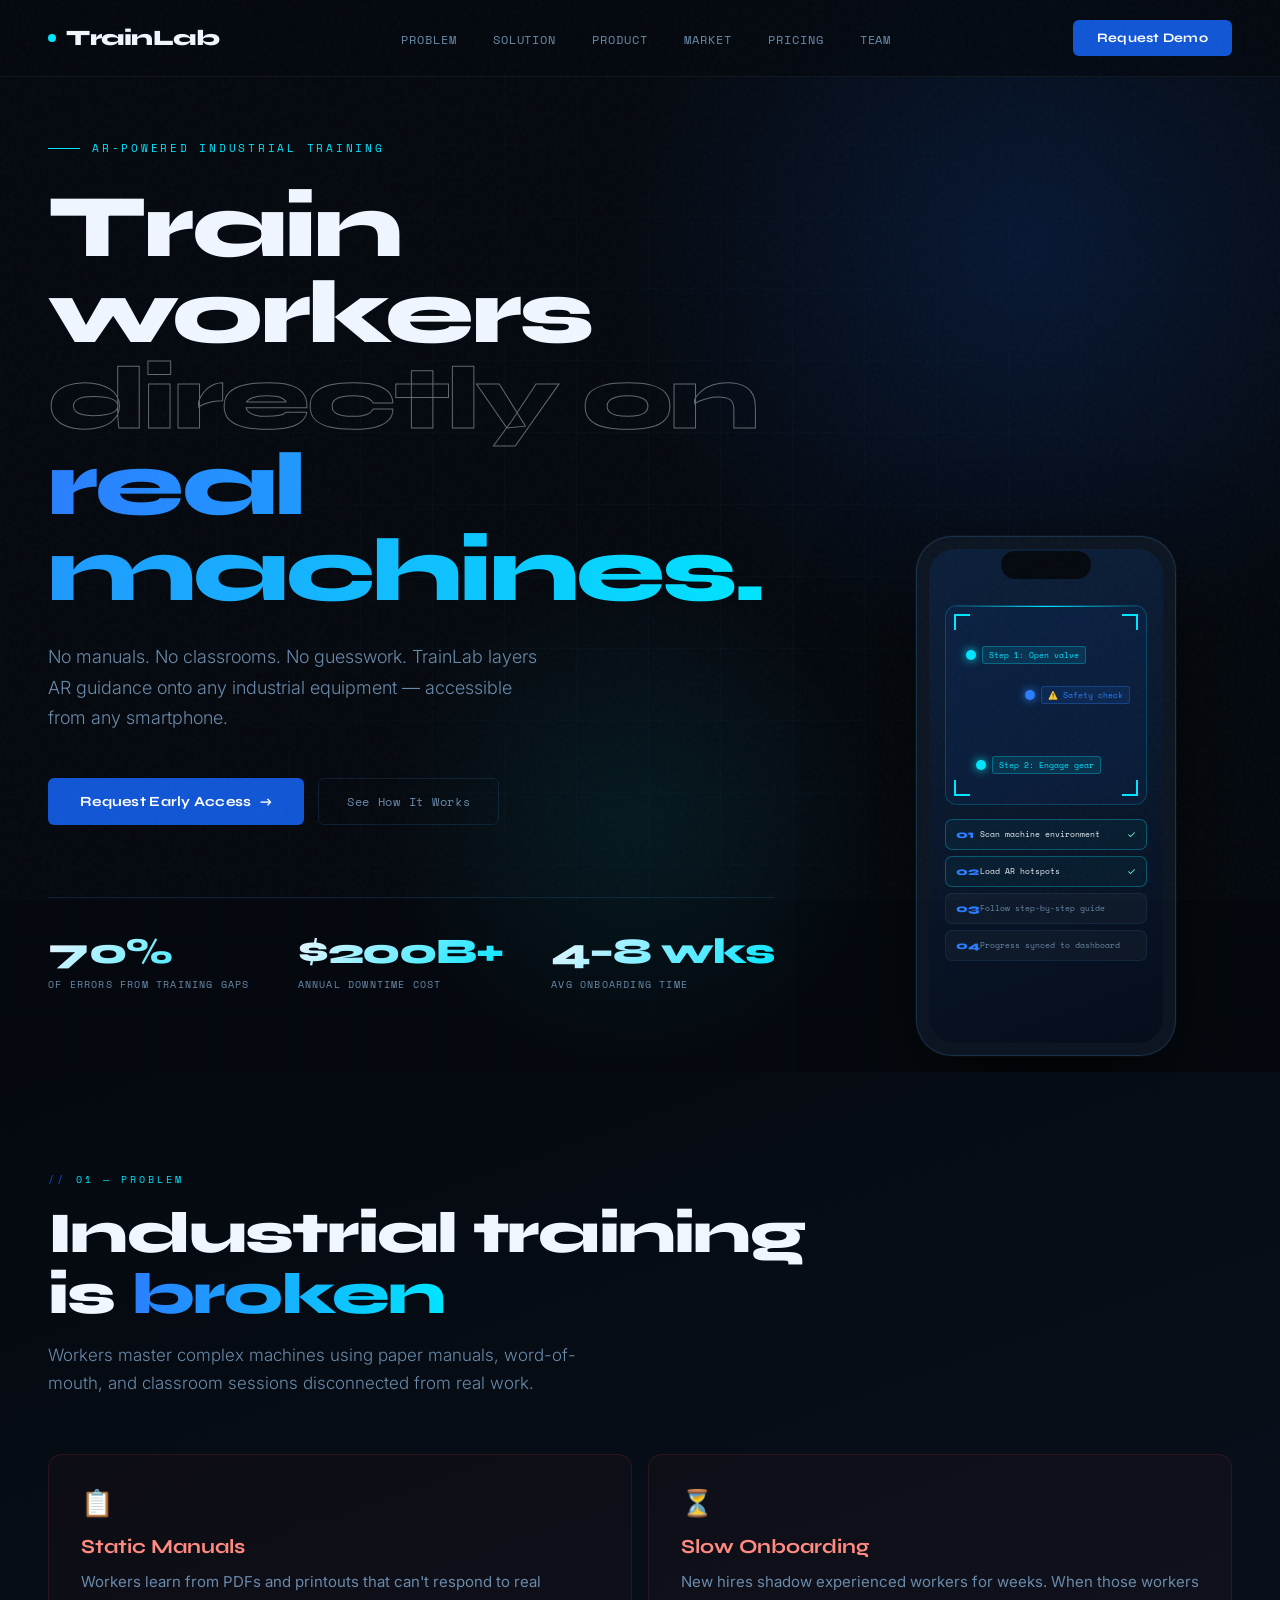
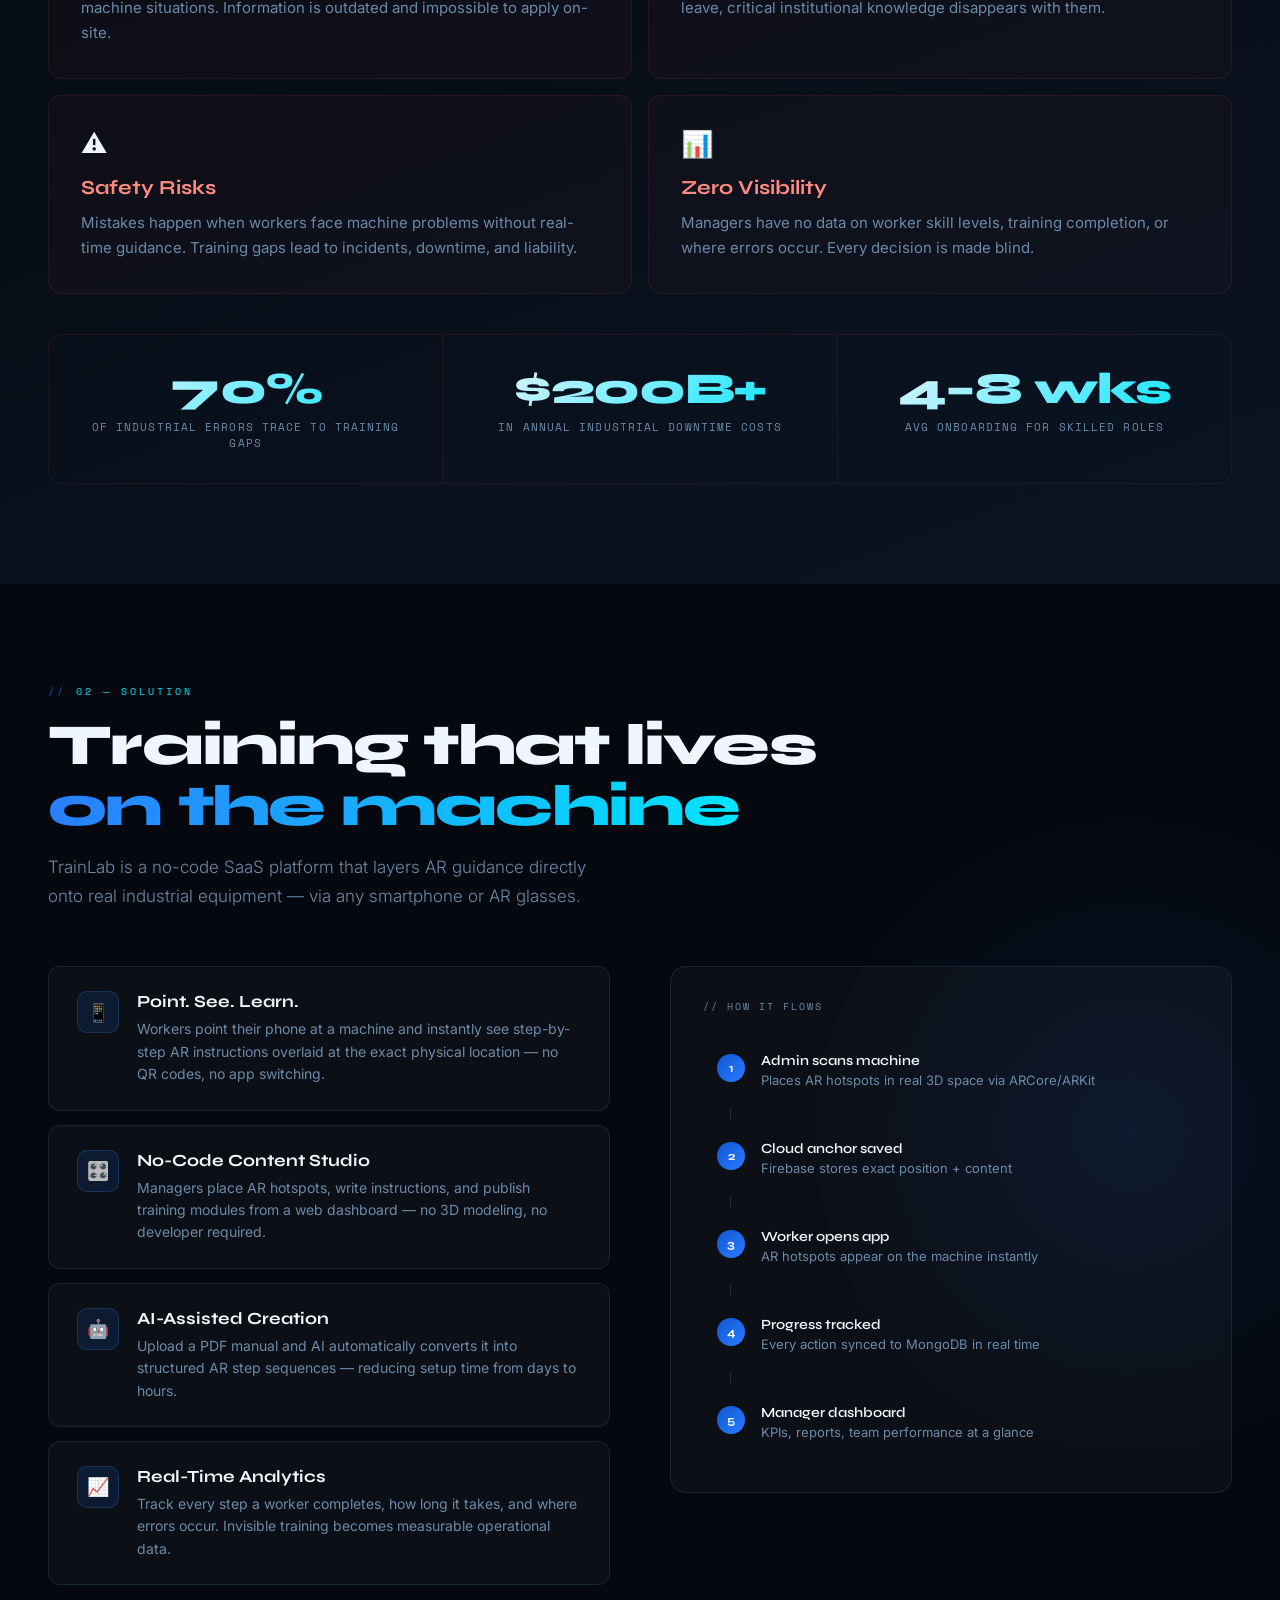
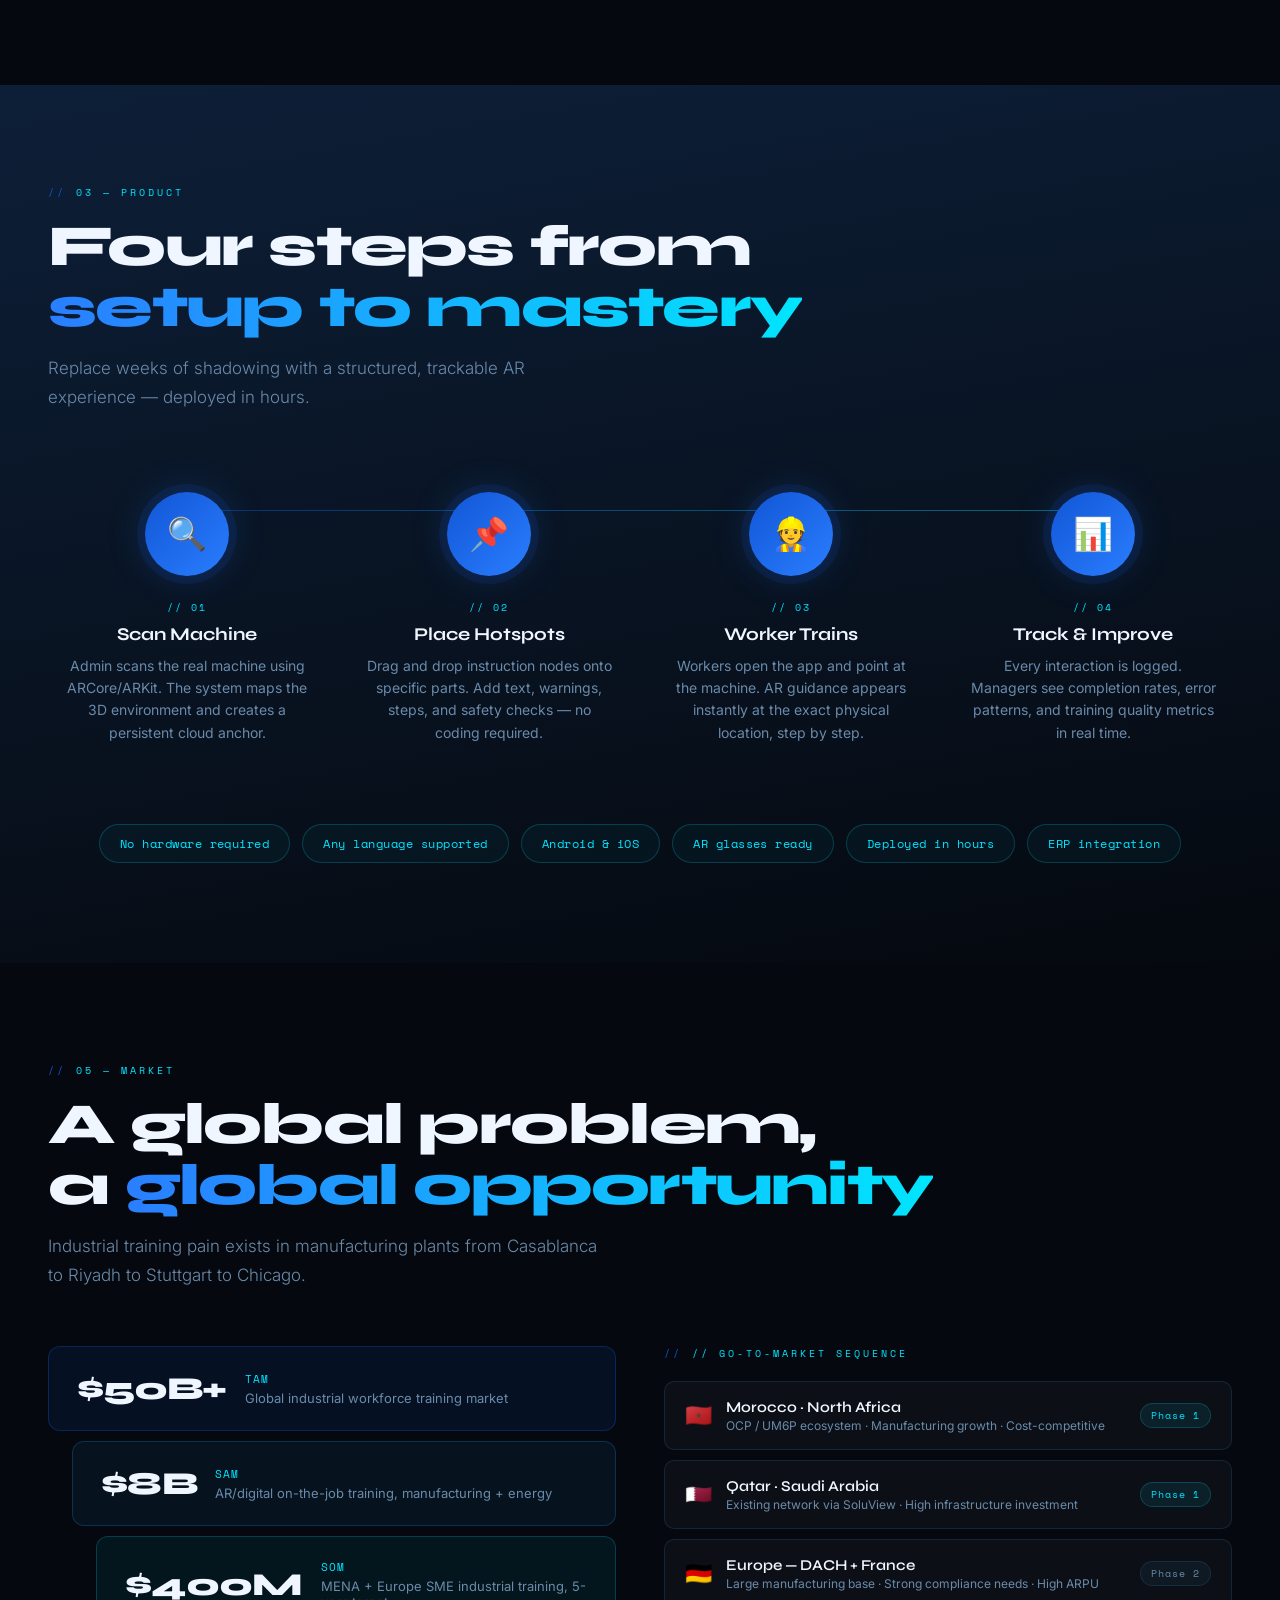
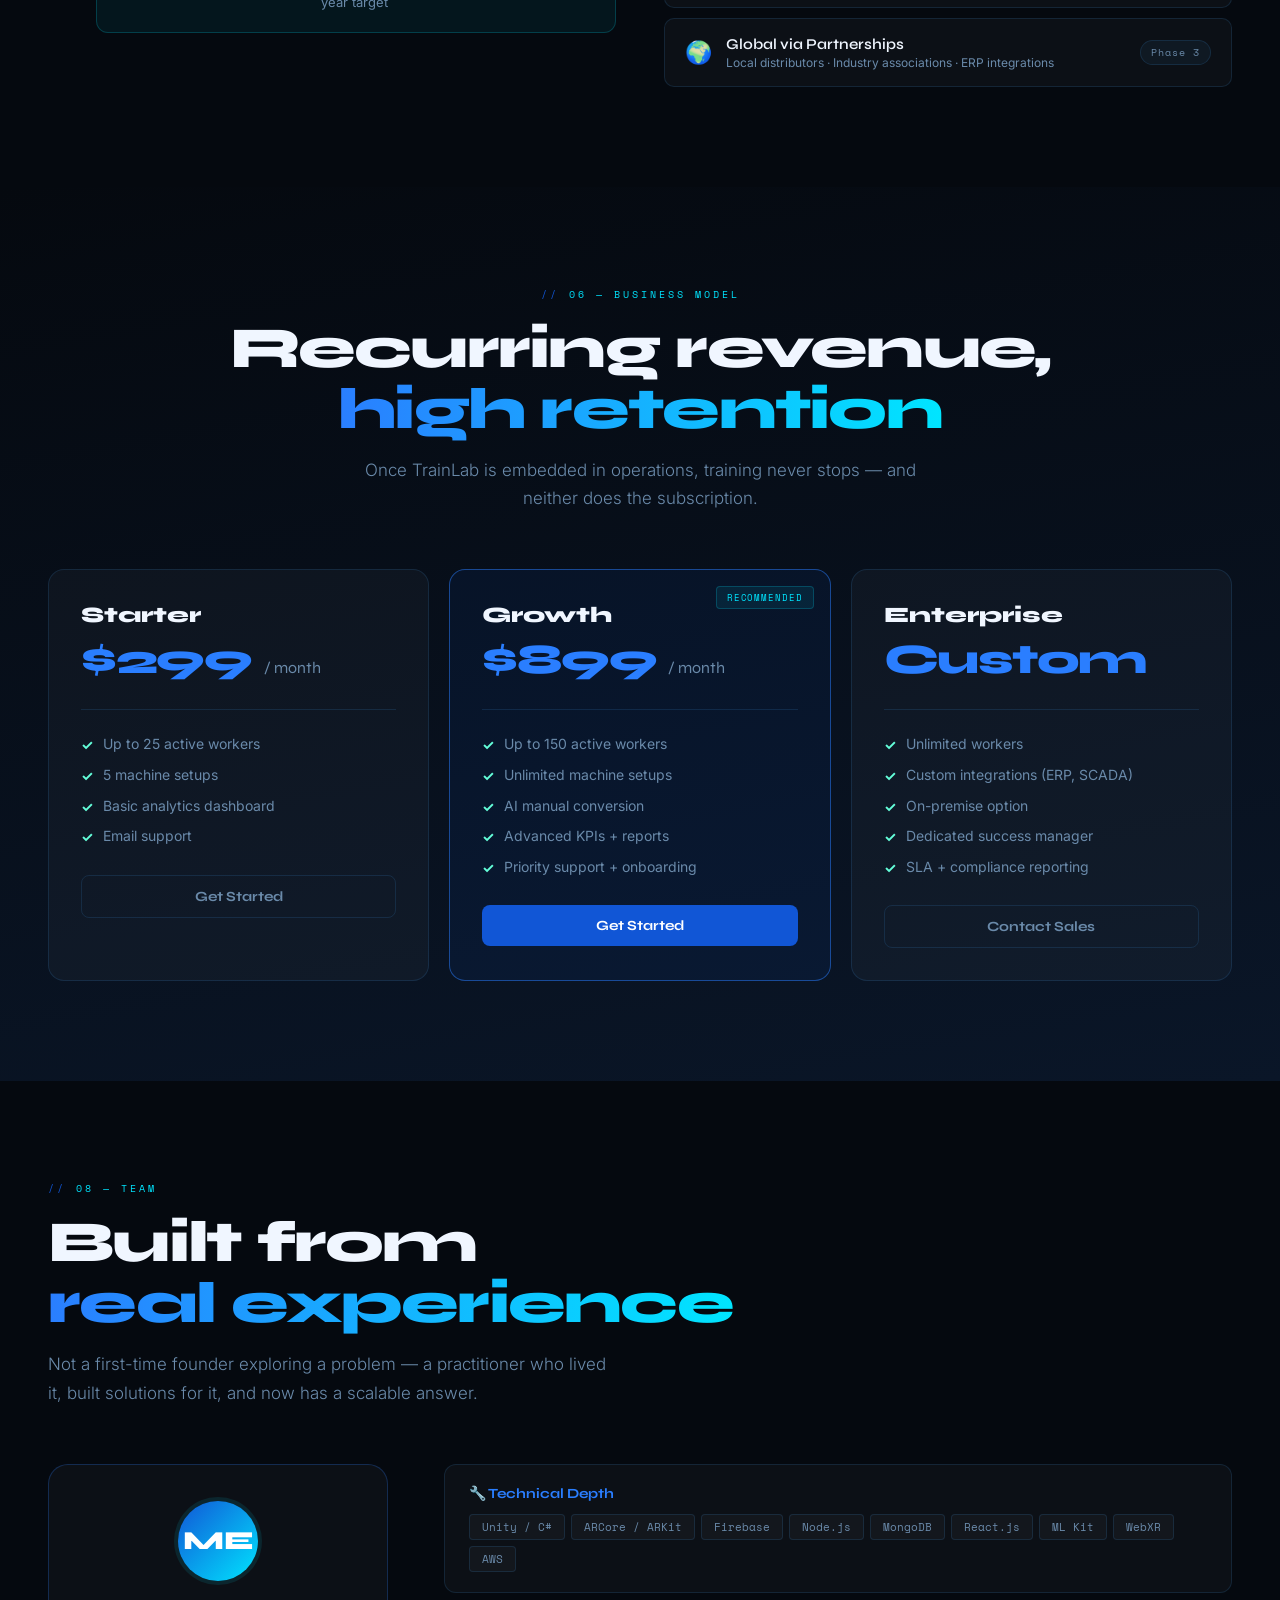
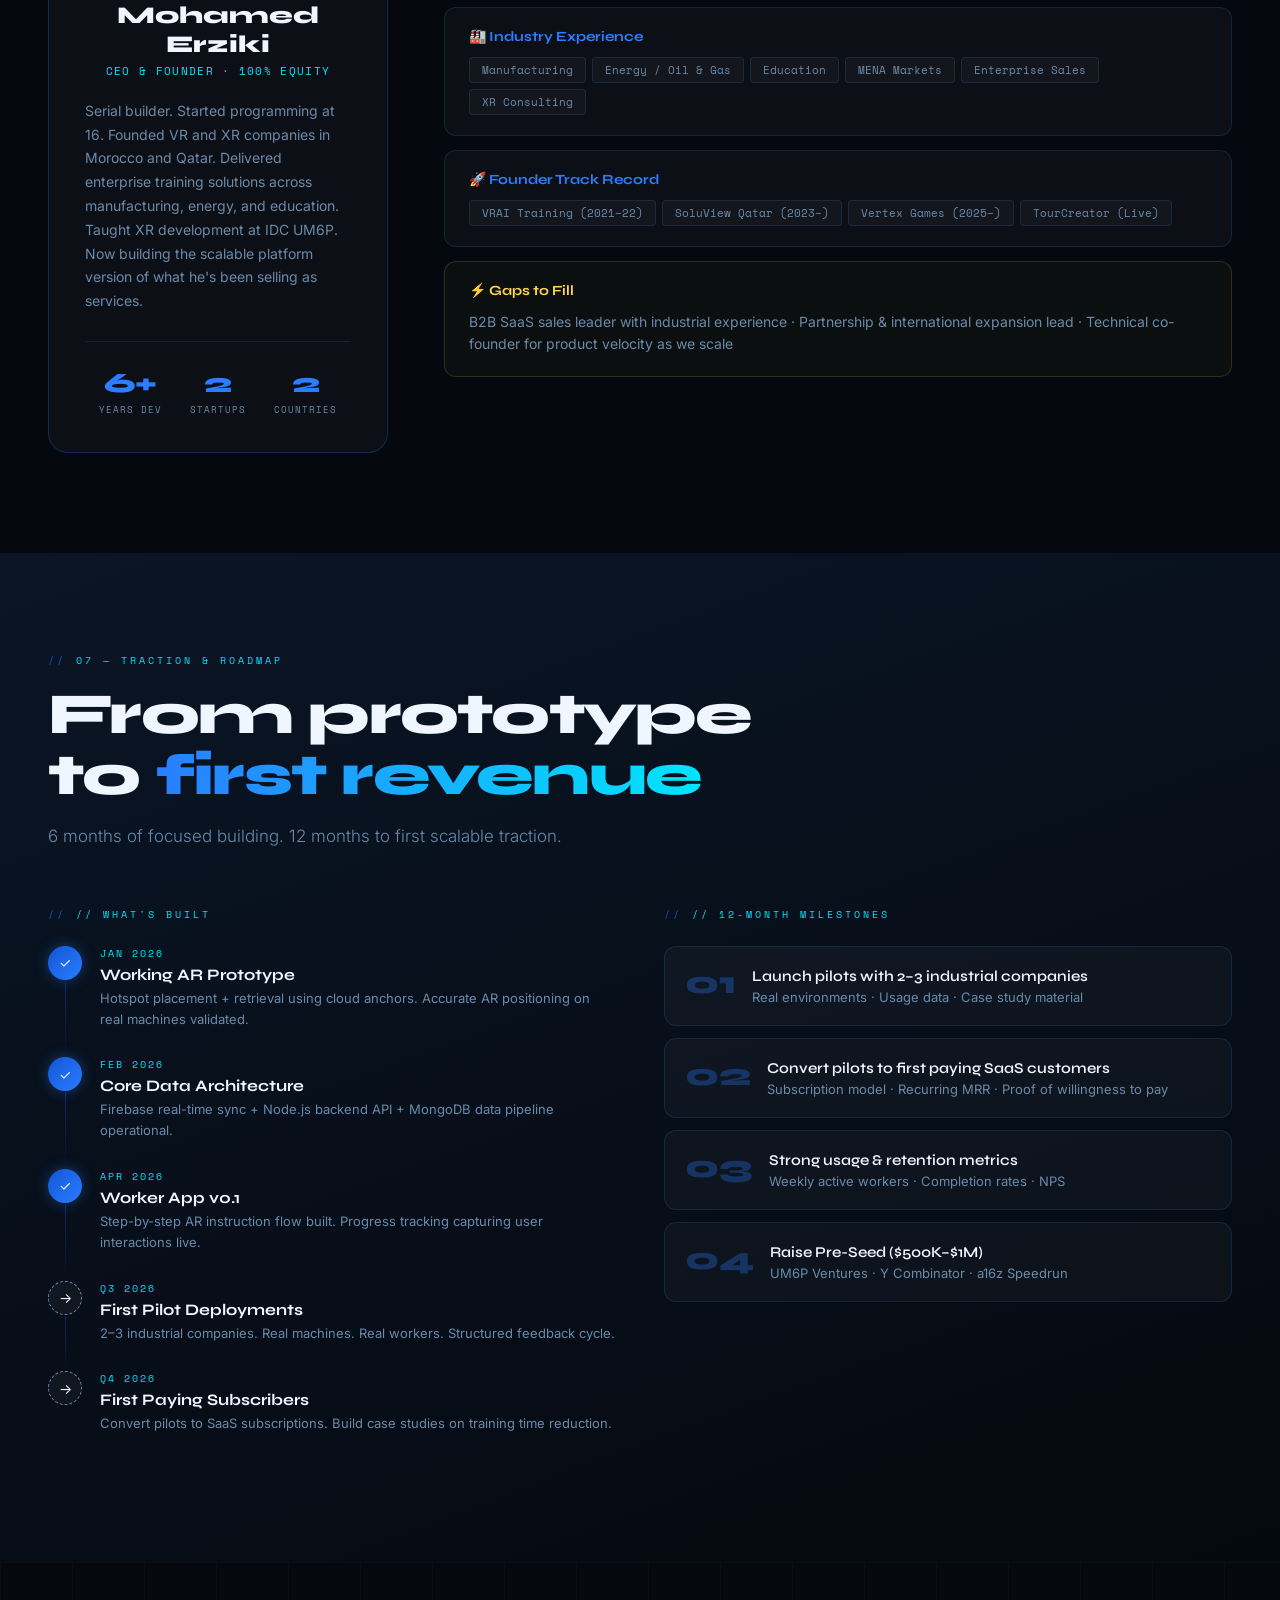
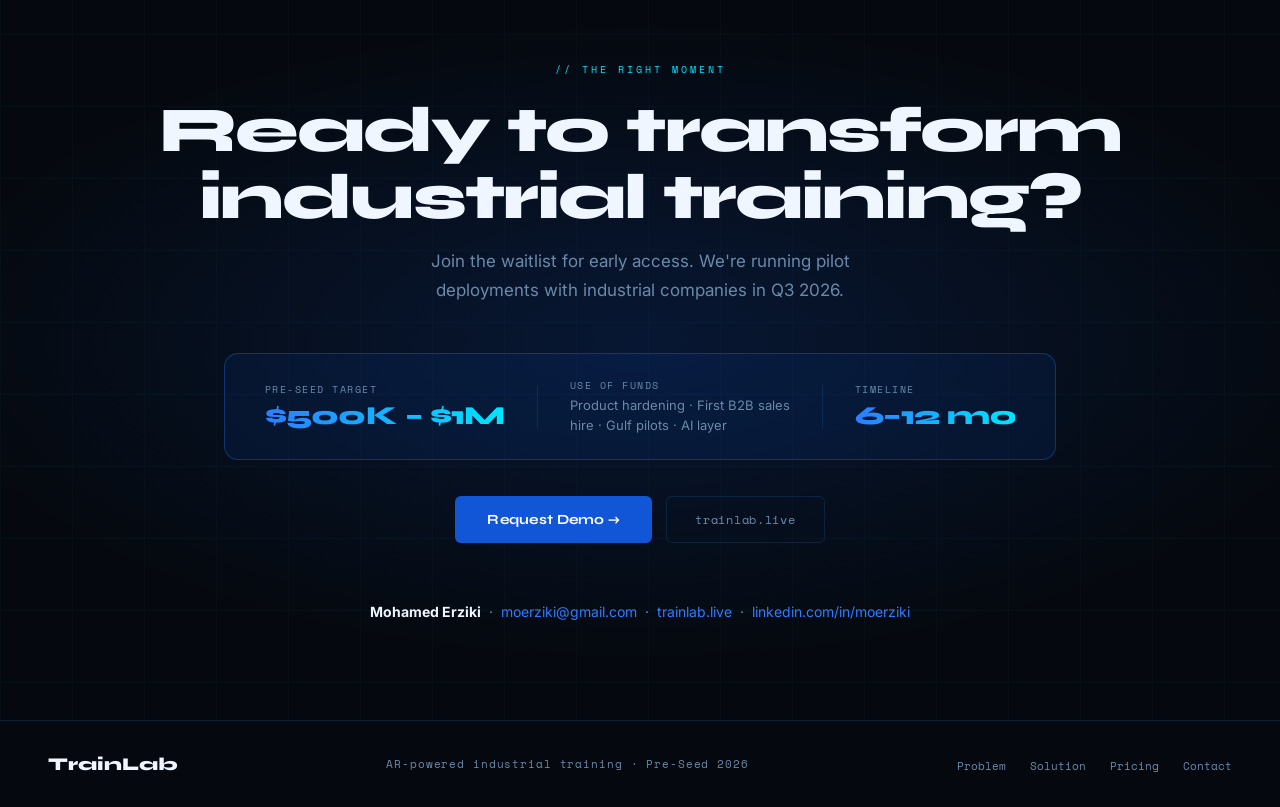
<file: trainlab-landing.html>
<!DOCTYPE html>
<html lang="en">
<head>
  <meta charset="UTF-8" />
  <meta name="viewport" content="width=device-width, initial-scale=1.0" />
  <title>TrainLab — AR Industrial Training</title>
  <link rel="preconnect" href="https://fonts.googleapis.com" />
  <link rel="preconnect" href="https://fonts.gstatic.com" crossorigin />
  <link href="https://fonts.googleapis.com/css2?family=Syne:wght@400;500;600;700;800&family=Space+Mono:ital,wght@0,400;0,700;1,400&family=Inter:wght@300;400;500&display=swap" rel="stylesheet" />
  <style>
    :root {
      --ink: #05090f;
      --ink2: #0c1521;
      --blue: #1156d6;
      --blue-bright: #2a7eff;
      --cyan: #00e5ff;
      --cyan2: #64ffda;
      --white: #f0f6ff;
      --muted: #6a8aaa;
      --card: rgba(255,255,255,0.03);
      --border: rgba(66,165,245,0.14);
      --red: #ff4d4d;
    }
    *, *::before, *::after { box-sizing: border-box; margin: 0; padding: 0; }
    html { scroll-behavior: smooth; }
    body {
      font-family: 'Inter', sans-serif;
      background: var(--ink);
      color: var(--white);
      overflow-x: hidden;
    }

    /* ── NOISE TEXTURE ── */
    body::before {
      content: '';
      position: fixed;
      inset: 0;
      background-image: url("data:image/svg+xml,%3Csvg viewBox='0 0 256 256' xmlns='http://www.w3.org/2000/svg'%3E%3Cfilter id='n'%3E%3CfeTurbulence type='fractalNoise' baseFrequency='0.9' numOctaves='4' stitchTiles='stitch'/%3E%3C/filter%3E%3Crect width='100%25' height='100%25' filter='url(%23n)' opacity='1'/%3E%3C/svg%3E");
      opacity: 0.03;
      pointer-events: none;
      z-index: 9999;
    }

    /* ── NAV ── */
    nav {
      position: fixed;
      top: 0; left: 0; right: 0;
      z-index: 100;
      display: flex;
      align-items: center;
      justify-content: space-between;
      padding: 20px 48px;
      border-bottom: 1px solid rgba(255,255,255,0.05);
      backdrop-filter: blur(20px);
      background: rgba(5,9,15,0.7);
    }
    .nav-logo {
      font-family: 'Syne', sans-serif;
      font-weight: 800;
      font-size: 22px;
      color: var(--white);
      letter-spacing: -0.02em;
      display: flex;
      align-items: center;
      gap: 10px;
      text-decoration: none;
    }
    .nav-logo-dot {
      width: 8px; height: 8px;
      background: var(--cyan);
      border-radius: 50%;
      animation: pulse 2s ease-in-out infinite;
    }
    @keyframes pulse {
      0%, 100% { opacity: 1; transform: scale(1); }
      50% { opacity: 0.5; transform: scale(0.7); }
    }
    .nav-links {
      display: flex;
      gap: 36px;
      list-style: none;
    }
    .nav-links a {
      font-family: 'Space Mono', monospace;
      font-size: 12px;
      color: var(--muted);
      text-decoration: none;
      letter-spacing: 0.08em;
      text-transform: uppercase;
      transition: color 0.2s;
    }
    .nav-links a:hover { color: var(--white); }
    .nav-cta {
      font-family: 'Syne', sans-serif;
      font-weight: 700;
      font-size: 13px;
      padding: 10px 24px;
      background: var(--blue);
      color: #fff;
      border: none;
      border-radius: 6px;
      cursor: pointer;
      text-decoration: none;
      letter-spacing: 0.02em;
      transition: background 0.2s, transform 0.15s;
    }
    .nav-cta:hover { background: var(--blue-bright); transform: translateY(-1px); }

    /* ── HERO ── */
    #hero {
      min-height: 100vh;
      display: flex;
      flex-direction: column;
      justify-content: center;
      align-items: flex-start;
      padding: 140px 48px 80px;
      position: relative;
      overflow: hidden;
    }
    .hero-bg {
      position: absolute;
      inset: 0;
      pointer-events: none;
    }
    .hero-bg-circle1 {
      position: absolute;
      width: 900px; height: 900px;
      border-radius: 50%;
      background: radial-gradient(circle, rgba(17,86,214,0.18) 0%, transparent 65%);
      top: -200px; right: -200px;
    }
    .hero-bg-circle2 {
      position: absolute;
      width: 500px; height: 500px;
      border-radius: 50%;
      background: radial-gradient(circle, rgba(0,229,255,0.07) 0%, transparent 70%);
      bottom: 0; left: 30%;
    }
    .hero-grid {
      position: absolute;
      inset: 0;
      background-image:
        linear-gradient(rgba(66,165,245,0.04) 1px, transparent 1px),
        linear-gradient(90deg, rgba(66,165,245,0.04) 1px, transparent 1px);
      background-size: 72px 72px;
      mask-image: radial-gradient(ellipse 70% 70% at 50% 50%, black, transparent);
    }
    .hero-eyebrow {
      font-family: 'Space Mono', monospace;
      font-size: 11px;
      letter-spacing: 0.25em;
      text-transform: uppercase;
      color: var(--cyan);
      margin-bottom: 28px;
      display: flex;
      align-items: center;
      gap: 12px;
      opacity: 0;
      animation: fadeUp 0.7s 0.1s forwards;
    }
    .hero-eyebrow::before {
      content: '';
      display: block;
      width: 32px; height: 1px;
      background: var(--cyan);
    }
    .hero-title {
      font-family: 'Syne', sans-serif;
      font-weight: 800;
      font-size: clamp(52px, 7vw, 96px);
      line-height: 0.96;
      letter-spacing: -0.03em;
      max-width: 820px;
      opacity: 0;
      animation: fadeUp 0.7s 0.2s forwards;
    }
    .hero-title .line2 { color: transparent; -webkit-text-stroke: 1px rgba(240,246,255,0.4); }
    .hero-title .accent {
      background: linear-gradient(90deg, var(--blue-bright), var(--cyan));
      -webkit-background-clip: text;
      -webkit-text-fill-color: transparent;
      background-clip: text;
    }
    .hero-sub {
      font-size: 18px;
      font-weight: 300;
      color: var(--muted);
      max-width: 500px;
      line-height: 1.7;
      margin-top: 28px;
      opacity: 0;
      animation: fadeUp 0.7s 0.35s forwards;
    }
    .hero-actions {
      display: flex;
      gap: 14px;
      margin-top: 44px;
      opacity: 0;
      animation: fadeUp 0.7s 0.5s forwards;
    }
    .btn-primary {
      font-family: 'Syne', sans-serif;
      font-weight: 700;
      font-size: 14px;
      padding: 14px 32px;
      background: var(--blue);
      color: #fff;
      border: none;
      border-radius: 6px;
      cursor: pointer;
      text-decoration: none;
      letter-spacing: 0.02em;
      transition: background 0.2s, transform 0.15s;
      display: inline-flex;
      align-items: center;
      gap: 8px;
    }
    .btn-primary:hover { background: var(--blue-bright); transform: translateY(-2px); }
    .btn-secondary {
      font-family: 'Space Mono', monospace;
      font-size: 12px;
      padding: 14px 28px;
      border: 1px solid var(--border);
      border-radius: 6px;
      color: var(--muted);
      text-decoration: none;
      letter-spacing: 0.06em;
      transition: border-color 0.2s, color 0.2s;
    }
    .btn-secondary:hover { border-color: var(--blue-bright); color: var(--white); }

    .hero-stats {
      display: flex;
      gap: 48px;
      margin-top: 72px;
      padding-top: 32px;
      border-top: 1px solid var(--border);
      opacity: 0;
      animation: fadeUp 0.7s 0.65s forwards;
    }
    .hs {
      display: flex;
      flex-direction: column;
      gap: 4px;
    }
    .hs-num {
      font-family: 'Syne', sans-serif;
      font-size: 36px;
      font-weight: 800;
      background: linear-gradient(135deg, var(--white), var(--cyan));
      -webkit-background-clip: text;
      -webkit-text-fill-color: transparent;
      background-clip: text;
      letter-spacing: -0.03em;
    }
    .hs-label {
      font-family: 'Space Mono', monospace;
      font-size: 10px;
      letter-spacing: 0.12em;
      text-transform: uppercase;
      color: var(--muted);
    }

    /* HERO PHONE MOCKUP */
    .hero-mockup {
      position: absolute;
      right: 5%;
      top: 50%;
      transform: translateY(-50%);
      width: 340px;
      opacity: 0;
      animation: fadeUp 0.9s 0.5s forwards;
    }
    .phone-frame {
      width: 260px;
      height: 520px;
      background: var(--ink2);
      border-radius: 36px;
      border: 1px solid rgba(66,165,245,0.2);
      box-shadow: 0 40px 100px rgba(0,0,0,0.6), 0 0 0 1px rgba(255,255,255,0.04);
      position: relative;
      overflow: hidden;
      margin: 0 auto;
    }
    .phone-screen {
      position: absolute;
      inset: 12px;
      border-radius: 26px;
      background: linear-gradient(160deg, #0c1f3a 0%, #060e1c 100%);
      overflow: hidden;
      display: flex;
      flex-direction: column;
      align-items: center;
      padding: 24px 16px;
    }
    .phone-notch {
      position: absolute;
      top: 14px; left: 50%;
      transform: translateX(-50%);
      width: 90px; height: 28px;
      background: var(--ink);
      border-radius: 20px;
      z-index: 5;
    }
    .ar-overlay {
      width: 100%; height: 200px;
      background: rgba(17,86,214,0.08);
      border: 1px solid rgba(0,229,255,0.2);
      border-radius: 12px;
      margin-top: 32px;
      position: relative;
      overflow: hidden;
      flex-shrink: 0;
    }
    .ar-corner { position: absolute; width: 16px; height: 16px; border-color: var(--cyan); border-style: solid; }
    .ar-corner.tl { top: 8px; left: 8px; border-width: 2px 0 0 2px; }
    .ar-corner.tr { top: 8px; right: 8px; border-width: 2px 2px 0 0; }
    .ar-corner.bl { bottom: 8px; left: 8px; border-width: 0 0 2px 2px; }
    .ar-corner.br { bottom: 8px; right: 8px; border-width: 0 2px 2px 0; }
    .ar-hotspot {
      position: absolute;
      display: flex;
      align-items: center;
      gap: 6px;
    }
    .ar-dot {
      width: 10px; height: 10px;
      border-radius: 50%;
      background: var(--cyan);
      box-shadow: 0 0 10px var(--cyan);
      animation: blink 2s ease-in-out infinite;
    }
    .ar-dot2 { background: var(--blue-bright); box-shadow: 0 0 10px var(--blue-bright); animation-delay: 0.7s; }
    @keyframes blink {
      0%,100% { opacity: 1; } 50% { opacity: 0.3; }
    }
    .ar-tag {
      font-family: 'Space Mono', monospace;
      font-size: 8px;
      color: var(--cyan);
      background: rgba(0,229,255,0.1);
      border: 1px solid rgba(0,229,255,0.3);
      padding: 2px 6px;
      border-radius: 3px;
      white-space: nowrap;
    }
    .ar-tag2 { color: var(--blue-bright); background: rgba(42,126,255,0.1); border-color: rgba(42,126,255,0.3); }
    .ar-hotspot1 { top: 40px; left: 20px; }
    .ar-hotspot2 { top: 80px; right: 16px; }
    .ar-hotspot3 { bottom: 30px; left: 30px; }
    .ar-scan-line {
      position: absolute;
      left: 0; right: 0;
      height: 1px;
      background: linear-gradient(90deg, transparent, var(--cyan), transparent);
      animation: scanLine 3s ease-in-out infinite;
      top: 0;
    }
    @keyframes scanLine {
      0% { top: 0; opacity: 0; }
      10% { opacity: 1; }
      90% { opacity: 1; }
      100% { top: 100%; opacity: 0; }
    }

    .phone-steps {
      width: 100%;
      margin-top: 14px;
      display: flex;
      flex-direction: column;
      gap: 6px;
    }
    .ps-item {
      display: flex;
      align-items: center;
      gap: 8px;
      padding: 8px 10px;
      background: rgba(255,255,255,0.03);
      border: 1px solid rgba(66,165,245,0.1);
      border-radius: 7px;
    }
    .ps-num {
      font-family: 'Syne', sans-serif;
      font-size: 11px;
      font-weight: 800;
      color: var(--blue-bright);
      width: 16px;
    }
    .ps-text {
      font-family: 'Space Mono', monospace;
      font-size: 8px;
      color: var(--muted);
    }
    .ps-check { margin-left: auto; color: var(--cyan2); font-size: 10px; }
    .ps-item.active { border-color: rgba(0,229,255,0.3); background: rgba(0,229,255,0.04); }
    .ps-item.active .ps-text { color: var(--white); }

    @keyframes fadeUp {
      from { opacity: 0; transform: translateY(24px); }
      to { opacity: 1; transform: translateY(0); }
    }

    /* ── SECTION BASE ── */
    section { padding: 100px 48px; }
    .section-label {
      font-family: 'Space Mono', monospace;
      font-size: 10px;
      letter-spacing: 0.3em;
      text-transform: uppercase;
      color: var(--cyan);
      margin-bottom: 16px;
      display: flex;
      align-items: center;
      gap: 10px;
    }
    .section-label::before {
      content: '//';
      color: var(--blue);
    }
    .section-title {
      font-family: 'Syne', sans-serif;
      font-weight: 800;
      font-size: clamp(36px, 5vw, 58px);
      letter-spacing: -0.03em;
      line-height: 1.05;
      margin-bottom: 16px;
    }
    .section-title .hl {
      background: linear-gradient(90deg, var(--blue-bright), var(--cyan));
      -webkit-background-clip: text;
      -webkit-text-fill-color: transparent;
      background-clip: text;
    }
    .section-sub {
      font-size: 17px;
      color: var(--muted);
      max-width: 560px;
      line-height: 1.7;
      font-weight: 300;
    }
    .max-w { max-width: 1200px; margin: 0 auto; }

    /* ── PROBLEM ── */
    #problem { background: linear-gradient(160deg, var(--ink) 0%, #0a1422 100%); }
    .problem-grid {
      display: grid;
      grid-template-columns: repeat(2, 1fr);
      gap: 16px;
      margin-top: 56px;
    }
    .prob-card {
      padding: 32px;
      border: 1px solid rgba(255,77,77,0.12);
      background: rgba(255,77,77,0.03);
      border-radius: 14px;
      transition: border-color 0.3s, transform 0.3s;
      position: relative;
      overflow: hidden;
    }
    .prob-card::before {
      content: '';
      position: absolute;
      top: 0; left: 0; right: 0;
      height: 2px;
      background: linear-gradient(90deg, transparent, rgba(255,77,77,0.5), transparent);
      opacity: 0;
      transition: opacity 0.3s;
    }
    .prob-card:hover { border-color: rgba(255,77,77,0.3); transform: translateY(-3px); }
    .prob-card:hover::before { opacity: 1; }
    .prob-icon {
      font-size: 26px;
      margin-bottom: 16px;
      display: block;
    }
    .prob-title {
      font-family: 'Syne', sans-serif;
      font-weight: 700;
      font-size: 20px;
      color: #ff8a80;
      margin-bottom: 10px;
    }
    .prob-body {
      font-size: 15px;
      color: var(--muted);
      line-height: 1.7;
    }
    .stats-row {
      display: flex;
      gap: 0;
      margin-top: 40px;
      border: 1px solid rgba(255,77,77,0.1);
      border-radius: 14px;
      overflow: hidden;
    }
    .stat-cell {
      flex: 1;
      padding: 32px 24px;
      text-align: center;
      border-right: 1px solid rgba(255,77,77,0.1);
    }
    .stat-cell:last-child { border-right: none; }
    .stat-n {
      font-family: 'Syne', sans-serif;
      font-weight: 800;
      font-size: 44px;
      letter-spacing: -0.03em;
      background: linear-gradient(135deg, var(--white), var(--cyan));
      -webkit-background-clip: text;
      -webkit-text-fill-color: transparent;
      background-clip: text;
      line-height: 1;
    }
    .stat-l {
      font-family: 'Space Mono', monospace;
      font-size: 11px;
      letter-spacing: 0.1em;
      text-transform: uppercase;
      color: var(--muted);
      margin-top: 8px;
    }

    /* ── SOLUTION ── */
    #solution {
      background: var(--ink);
      position: relative;
      overflow: hidden;
    }
    #solution::before {
      content: '';
      position: absolute;
      right: -200px; top: 50%;
      transform: translateY(-50%);
      width: 700px; height: 700px;
      border-radius: 50%;
      background: radial-gradient(circle, rgba(17,86,214,0.12) 0%, transparent 65%);
      pointer-events: none;
    }
    .sol-split {
      display: grid;
      grid-template-columns: 1fr 1fr;
      gap: 60px;
      align-items: start;
      margin-top: 56px;
    }
    .sol-cards {
      display: flex;
      flex-direction: column;
      gap: 14px;
    }
    .sol-card {
      padding: 24px 28px;
      background: var(--card);
      border: 1px solid var(--border);
      border-radius: 12px;
      display: flex;
      gap: 18px;
      align-items: flex-start;
      transition: border-color 0.3s, transform 0.2s;
    }
    .sol-card:hover { border-color: rgba(42,126,255,0.4); transform: translateX(4px); }
    .sol-icon {
      width: 42px; height: 42px;
      border-radius: 10px;
      background: rgba(17,86,214,0.15);
      border: 1px solid rgba(66,165,245,0.2);
      display: flex;
      align-items: center;
      justify-content: center;
      font-size: 18px;
      flex-shrink: 0;
    }
    .sol-card-title {
      font-family: 'Syne', sans-serif;
      font-weight: 700;
      font-size: 17px;
      color: var(--white);
      margin-bottom: 6px;
    }
    .sol-card-body {
      font-size: 14px;
      color: var(--muted);
      line-height: 1.6;
    }
    .sol-flow {
      background: var(--card);
      border: 1px solid var(--border);
      border-radius: 16px;
      padding: 32px;
    }
    .sol-flow-title {
      font-family: 'Space Mono', monospace;
      font-size: 10px;
      letter-spacing: 0.2em;
      text-transform: uppercase;
      color: var(--muted);
      margin-bottom: 24px;
    }
    .flow-item {
      display: flex;
      gap: 16px;
      align-items: flex-start;
      padding: 14px;
      border-radius: 10px;
      margin-bottom: 6px;
      transition: background 0.2s;
    }
    .flow-item:hover { background: rgba(42,126,255,0.05); }
    .flow-dot {
      width: 28px; height: 28px;
      border-radius: 50%;
      background: linear-gradient(135deg, var(--blue), var(--blue-bright));
      display: flex;
      align-items: center;
      justify-content: center;
      font-family: 'Syne', sans-serif;
      font-weight: 700;
      font-size: 12px;
      flex-shrink: 0;
      color: #fff;
      margin-top: 2px;
    }
    .flow-info-title {
      font-family: 'Syne', sans-serif;
      font-weight: 600;
      font-size: 14px;
      color: var(--white);
      margin-bottom: 3px;
    }
    .flow-info-sub {
      font-size: 13px;
      color: var(--muted);
    }
    .flow-connector {
      width: 1px; height: 12px;
      background: rgba(66,165,245,0.2);
      margin-left: 27px;
      margin-bottom: 6px;
    }

    /* ── HOW IT WORKS ── */
    #how {
      background: linear-gradient(170deg, #0d1f38 0%, var(--ink) 100%);
    }
    .steps-row {
      display: grid;
      grid-template-columns: repeat(4, 1fr);
      gap: 24px;
      margin-top: 56px;
      position: relative;
    }
    .steps-row::before {
      content: '';
      position: absolute;
      top: 42px; left: 10%; right: 10%;
      height: 1px;
      background: linear-gradient(90deg, var(--blue), var(--cyan));
      opacity: 0.4;
    }
    .step-item {
      display: flex;
      flex-direction: column;
      align-items: center;
      text-align: center;
      padding: 24px 16px;
    }
    .step-circle {
      width: 84px; height: 84px;
      border-radius: 50%;
      background: linear-gradient(135deg, var(--blue), var(--blue-bright));
      display: flex;
      align-items: center;
      justify-content: center;
      font-size: 32px;
      margin-bottom: 24px;
      box-shadow: 0 0 0 8px rgba(17,86,214,0.12), 0 0 40px rgba(42,126,255,0.2);
      position: relative;
      z-index: 1;
    }
    .step-num {
      font-family: 'Space Mono', monospace;
      font-size: 10px;
      letter-spacing: 0.2em;
      color: var(--cyan);
      margin-bottom: 8px;
    }
    .step-title {
      font-family: 'Syne', sans-serif;
      font-weight: 700;
      font-size: 18px;
      color: var(--white);
      margin-bottom: 10px;
    }
    .step-desc {
      font-size: 14px;
      color: var(--muted);
      line-height: 1.6;
    }
    .feature-pills {
      display: flex;
      gap: 12px;
      flex-wrap: wrap;
      justify-content: center;
      margin-top: 56px;
    }
    .feature-pill {
      font-family: 'Space Mono', monospace;
      font-size: 12px;
      padding: 10px 20px;
      border: 1px solid rgba(0,229,255,0.2);
      border-radius: 999px;
      color: var(--cyan);
      background: rgba(0,229,255,0.04);
      letter-spacing: 0.04em;
    }

    /* ── MARKET ── */
    #market { background: var(--ink); }
    .market-grid {
      display: grid;
      grid-template-columns: 1fr 1fr;
      gap: 48px;
      margin-top: 56px;
      align-items: start;
    }
    .funnel {
      display: flex;
      flex-direction: column;
      gap: 10px;
    }
    .funnel-row {
      display: flex;
      align-items: center;
      gap: 18px;
      padding: 22px 28px;
      border-radius: 12px;
      border: 1px solid;
      transition: transform 0.2s;
    }
    .funnel-row:hover { transform: translateX(6px); }
    .fr-tam { background: rgba(17,86,214,0.1); border-color: rgba(17,86,214,0.3); }
    .fr-sam { background: rgba(30,136,229,0.08); border-color: rgba(30,136,229,0.25); margin-left: 24px; }
    .fr-som { background: rgba(0,229,255,0.06); border-color: rgba(0,229,255,0.2); margin-left: 48px; }
    .fr-val {
      font-family: 'Syne', sans-serif;
      font-size: 32px;
      font-weight: 800;
      color: var(--white);
      white-space: nowrap;
      letter-spacing: -0.02em;
    }
    .fr-name {
      font-family: 'Space Mono', monospace;
      font-size: 11px;
      letter-spacing: 0.1em;
      color: var(--cyan);
      text-transform: uppercase;
      margin-bottom: 3px;
    }
    .fr-desc {
      font-size: 13px;
      color: var(--muted);
    }
    .gtm-list {
      display: flex;
      flex-direction: column;
      gap: 10px;
    }
    .gtm-item {
      display: flex;
      align-items: center;
      gap: 14px;
      padding: 16px 20px;
      background: var(--card);
      border: 1px solid var(--border);
      border-radius: 10px;
      transition: border-color 0.3s;
    }
    .gtm-item:hover { border-color: rgba(66,165,245,0.3); }
    .gtm-flag { font-size: 22px; }
    .gtm-place { font-family: 'Syne', sans-serif; font-weight: 600; font-size: 15px; color: var(--white); }
    .gtm-note { font-size: 12px; color: var(--muted); margin-top: 2px; }
    .gtm-badge {
      margin-left: auto;
      font-family: 'Space Mono', monospace;
      font-size: 10px;
      letter-spacing: 0.1em;
      padding: 4px 10px;
      border-radius: 999px;
      white-space: nowrap;
    }
    .gb-first { background: rgba(0,229,255,0.08); color: var(--cyan); border: 1px solid rgba(0,229,255,0.2); }
    .gb-next { background: rgba(66,165,245,0.06); color: var(--muted); border: 1px solid var(--border); }

    /* ── PRICING ── */
    #pricing { background: linear-gradient(170deg, var(--ink) 0%, #0a1628 100%); }
    .pricing-grid {
      display: grid;
      grid-template-columns: repeat(3, 1fr);
      gap: 20px;
      margin-top: 56px;
    }
    .price-card {
      padding: 32px;
      border: 1px solid var(--border);
      border-radius: 16px;
      background: var(--card);
      position: relative;
      overflow: hidden;
      transition: border-color 0.3s, transform 0.2s;
    }
    .price-card:hover { transform: translateY(-4px); }
    .price-card.featured {
      border-color: rgba(42,126,255,0.5);
      background: rgba(17,86,214,0.08);
    }
    .price-badge {
      position: absolute;
      top: 16px; right: 16px;
      font-family: 'Space Mono', monospace;
      font-size: 9px;
      letter-spacing: 0.1em;
      text-transform: uppercase;
      padding: 4px 10px;
      border-radius: 4px;
      background: rgba(0,229,255,0.08);
      color: var(--cyan);
      border: 1px solid rgba(0,229,255,0.2);
    }
    .pc-name {
      font-family: 'Syne', sans-serif;
      font-weight: 800;
      font-size: 22px;
      color: var(--white);
      margin-bottom: 6px;
    }
    .pc-price {
      font-family: 'Syne', sans-serif;
      font-weight: 800;
      font-size: 42px;
      color: var(--blue-bright);
      letter-spacing: -0.03em;
    }
    .pc-price span {
      font-size: 16px;
      font-weight: 400;
      color: var(--muted);
      letter-spacing: 0;
    }
    .pc-divider {
      height: 1px;
      background: var(--border);
      margin: 24px 0;
    }
    .pc-feat {
      display: flex;
      align-items: flex-start;
      gap: 10px;
      font-size: 14px;
      color: var(--muted);
      margin-bottom: 10px;
      line-height: 1.4;
    }
    .pc-feat::before {
      content: '✓';
      color: var(--cyan2);
      font-weight: 700;
      flex-shrink: 0;
      margin-top: 1px;
    }
    .pc-btn {
      display: block;
      width: 100%;
      margin-top: 28px;
      padding: 12px;
      text-align: center;
      font-family: 'Syne', sans-serif;
      font-weight: 700;
      font-size: 14px;
      border-radius: 8px;
      text-decoration: none;
      transition: all 0.2s;
      border: none;
      cursor: pointer;
    }
    .pc-btn.outline {
      border: 1px solid var(--border);
      color: var(--muted);
      background: transparent;
    }
    .pc-btn.outline:hover { border-color: var(--blue-bright); color: var(--white); }
    .pc-btn.solid {
      background: var(--blue);
      color: #fff;
    }
    .pc-btn.solid:hover { background: var(--blue-bright); }

    /* ── TEAM ── */
    #team { background: var(--ink); }
    .team-split {
      display: grid;
      grid-template-columns: 340px 1fr;
      gap: 56px;
      margin-top: 56px;
      align-items: start;
    }
    .founder-wrap {
      background: var(--card);
      border: 1px solid rgba(42,126,255,0.25);
      border-radius: 20px;
      padding: 36px;
      text-align: center;
    }
    .avatar {
      width: 80px; height: 80px;
      border-radius: 50%;
      background: linear-gradient(135deg, var(--blue), var(--cyan));
      display: flex;
      align-items: center;
      justify-content: center;
      font-family: 'Syne', sans-serif;
      font-weight: 800;
      font-size: 26px;
      color: #fff;
      margin: 0 auto 20px;
      box-shadow: 0 0 0 4px rgba(0,229,255,0.1);
    }
    .founder-name {
      font-family: 'Syne', sans-serif;
      font-weight: 800;
      font-size: 24px;
      color: var(--white);
      margin-bottom: 4px;
    }
    .founder-role {
      font-family: 'Space Mono', monospace;
      font-size: 11px;
      letter-spacing: 0.12em;
      text-transform: uppercase;
      color: var(--cyan);
      margin-bottom: 20px;
    }
    .founder-bio {
      font-size: 14px;
      color: var(--muted);
      line-height: 1.7;
      text-align: left;
    }
    .founder-nums {
      display: flex;
      justify-content: space-around;
      margin-top: 28px;
      padding-top: 24px;
      border-top: 1px solid var(--border);
    }
    .fn-val {
      font-family: 'Syne', sans-serif;
      font-weight: 800;
      font-size: 28px;
      color: var(--blue-bright);
      letter-spacing: -0.02em;
    }
    .fn-label {
      font-family: 'Space Mono', monospace;
      font-size: 9px;
      letter-spacing: 0.1em;
      text-transform: uppercase;
      color: var(--muted);
      margin-top: 3px;
    }
    .skills-area {
      display: flex;
      flex-direction: column;
      gap: 14px;
    }
    .skill-block {
      padding: 20px 24px;
      background: var(--card);
      border: 1px solid var(--border);
      border-radius: 12px;
    }
    .sb-title {
      font-family: 'Syne', sans-serif;
      font-weight: 700;
      font-size: 14px;
      color: var(--blue-bright);
      margin-bottom: 12px;
    }
    .sb-tags {
      display: flex;
      flex-wrap: wrap;
      gap: 6px;
    }
    .sb-tag {
      font-family: 'Space Mono', monospace;
      font-size: 11px;
      padding: 4px 12px;
      border: 1px solid var(--border);
      border-radius: 4px;
      color: var(--muted);
      background: rgba(255,255,255,0.03);
    }

    /* ── TRACTION ── */
    #traction { background: linear-gradient(160deg, #0a1525 0%, var(--ink) 100%); }
    .traction-layout {
      display: grid;
      grid-template-columns: 1fr 1fr;
      gap: 48px;
      margin-top: 56px;
    }
    .timeline {
      display: flex;
      flex-direction: column;
    }
    .tl-item {
      display: flex;
      gap: 18px;
      position: relative;
    }
    .tl-item:not(:last-child)::after {
      content: '';
      position: absolute;
      left: 17px; top: 36px; bottom: 0;
      width: 1px;
      background: linear-gradient(180deg, var(--blue) 0%, transparent 100%);
      opacity: 0.4;
    }
    .tl-dot-wrap {
      display: flex;
      flex-direction: column;
      align-items: center;
      flex-shrink: 0;
    }
    .tl-dot {
      width: 34px; height: 34px;
      border-radius: 50%;
      display: flex;
      align-items: center;
      justify-content: center;
      font-size: 14px;
      z-index: 1;
    }
    .tl-dot.done {
      background: linear-gradient(135deg, var(--blue), var(--blue-bright));
      box-shadow: 0 0 14px rgba(42,126,255,0.4);
    }
    .tl-dot.next {
      background: rgba(255,255,255,0.04);
      border: 1px dashed var(--muted);
    }
    .tl-content { padding-bottom: 28px; }
    .tl-when {
      font-family: 'Space Mono', monospace;
      font-size: 10px;
      letter-spacing: 0.2em;
      text-transform: uppercase;
      color: var(--cyan);
      margin-bottom: 4px;
    }
    .tl-what {
      font-family: 'Syne', sans-serif;
      font-weight: 700;
      font-size: 16px;
      color: var(--white);
      margin-bottom: 4px;
    }
    .tl-note { font-size: 13px; color: var(--muted); line-height: 1.6; }
    .milestones {
      display: flex;
      flex-direction: column;
      gap: 12px;
    }
    .ms-item {
      display: flex;
      gap: 16px;
      align-items: flex-start;
      padding: 20px;
      background: var(--card);
      border: 1px solid var(--border);
      border-radius: 12px;
      transition: border-color 0.3s;
    }
    .ms-item:hover { border-color: rgba(42,126,255,0.3); }
    .ms-num {
      font-family: 'Syne', sans-serif;
      font-weight: 800;
      font-size: 32px;
      color: var(--blue-bright);
      opacity: 0.3;
      line-height: 1;
      flex-shrink: 0;
    }
    .ms-title {
      font-family: 'Syne', sans-serif;
      font-weight: 600;
      font-size: 15px;
      color: var(--white);
      margin-bottom: 4px;
    }
    .ms-note { font-size: 13px; color: var(--muted); }

    /* ── CTA ── */
    #cta {
      background: var(--ink);
      text-align: center;
      position: relative;
      overflow: hidden;
    }
    #cta::before {
      content: '';
      position: absolute;
      inset: 0;
      background: radial-gradient(ellipse 80% 60% at 50% 50%, rgba(17,86,214,0.18) 0%, transparent 70%);
      pointer-events: none;
    }
    #cta .grid-bg {
      position: absolute;
      inset: 0;
      background-image:
        linear-gradient(rgba(66,165,245,0.03) 1px, transparent 1px),
        linear-gradient(90deg, rgba(66,165,245,0.03) 1px, transparent 1px);
      background-size: 72px 72px;
    }
    .cta-eyebrow {
      font-family: 'Space Mono', monospace;
      font-size: 10px;
      letter-spacing: 0.3em;
      text-transform: uppercase;
      color: var(--cyan);
      margin-bottom: 20px;
    }
    .cta-title {
      font-family: 'Syne', sans-serif;
      font-weight: 800;
      font-size: clamp(40px, 5vw, 64px);
      letter-spacing: -0.03em;
      line-height: 1.05;
      margin-bottom: 16px;
    }
    .cta-sub {
      font-size: 17px;
      color: var(--muted);
      max-width: 480px;
      margin: 0 auto 48px;
      line-height: 1.7;
    }
    .cta-actions {
      display: flex;
      gap: 14px;
      justify-content: center;
      margin-bottom: 60px;
    }
    .raise-info {
      display: inline-flex;
      align-items: center;
      gap: 32px;
      padding: 24px 40px;
      background: rgba(17,86,214,0.1);
      border: 1px solid rgba(42,126,255,0.3);
      border-radius: 14px;
      margin-bottom: 36px;
    }
    .ri-item {
      display: flex;
      flex-direction: column;
      align-items: flex-start;
      gap: 3px;
    }
    .ri-label {
      font-family: 'Space Mono', monospace;
      font-size: 10px;
      letter-spacing: 0.15em;
      text-transform: uppercase;
      color: var(--muted);
    }
    .ri-val {
      font-family: 'Syne', sans-serif;
      font-weight: 800;
      font-size: 26px;
      background: linear-gradient(90deg, var(--blue-bright), var(--cyan));
      -webkit-background-clip: text;
      -webkit-text-fill-color: transparent;
      background-clip: text;
      letter-spacing: -0.02em;
    }
    .ri-div { width: 1px; height: 44px; background: var(--border); }
    .contact-line {
      font-size: 14px;
      color: var(--muted);
    }
    .contact-line a {
      color: var(--blue-bright);
      text-decoration: none;
      transition: color 0.2s;
    }
    .contact-line a:hover { color: var(--cyan); }

    /* ── FOOTER ── */
    footer {
      padding: 32px 48px;
      border-top: 1px solid var(--border);
      display: flex;
      align-items: center;
      justify-content: space-between;
    }
    .footer-logo {
      font-family: 'Syne', sans-serif;
      font-weight: 800;
      font-size: 18px;
      color: var(--white);
    }
    .footer-tagline {
      font-family: 'Space Mono', monospace;
      font-size: 11px;
      letter-spacing: 0.08em;
      color: var(--muted);
    }
    .footer-links {
      display: flex;
      gap: 24px;
      list-style: none;
    }
    .footer-links a {
      font-family: 'Space Mono', monospace;
      font-size: 11px;
      color: var(--muted);
      text-decoration: none;
      transition: color 0.2s;
    }
    .footer-links a:hover { color: var(--white); }

    /* ── SCROLL REVEAL ── */
    .reveal {
      opacity: 0;
      transform: translateY(28px);
      transition: opacity 0.7s ease, transform 0.7s ease;
    }
    .reveal.visible {
      opacity: 1;
      transform: translateY(0);
    }

    /* ── RESPONSIVE ── */
    @media (max-width: 900px) {
      nav { padding: 16px 24px; }
      .nav-links { display: none; }
      #hero { padding: 120px 24px 60px; }
      .hero-mockup { display: none; }
      section { padding: 72px 24px; }
      .problem-grid, .sol-split, .market-grid, .traction-layout, .team-split, .pricing-grid, .steps-row { grid-template-columns: 1fr; }
      .steps-row::before { display: none; }
      .raise-info { flex-direction: column; gap: 20px; }
      footer { flex-direction: column; gap: 16px; text-align: center; }
      .stats-row { flex-direction: column; }
      .stat-cell { border-right: none; border-bottom: 1px solid rgba(255,77,77,0.1); }
    }
  </style>
</head>
<body>

  <!-- NAV -->
  <nav>
    <a href="#" class="nav-logo">
      <div class="nav-logo-dot"></div>
      TrainLab
    </a>
    <ul class="nav-links">
      <li><a href="#problem">Problem</a></li>
      <li><a href="#solution">Solution</a></li>
      <li><a href="#how">Product</a></li>
      <li><a href="#market">Market</a></li>
      <li><a href="#pricing">Pricing</a></li>
      <li><a href="#team">Team</a></li>
    </ul>
    <a href="#cta" class="nav-cta">Request Demo</a>
  </nav>

  <!-- HERO -->
  <section id="hero">
    <div class="hero-bg">
      <div class="hero-bg-circle1"></div>
      <div class="hero-bg-circle2"></div>
      <div class="hero-grid"></div>
    </div>
    <div class="hero-eyebrow">AR-Powered Industrial Training</div>
    <h1 class="hero-title">
      Train workers<br>
      <span class="line2">directly on</span><br>
      <span class="accent">real machines.</span>
    </h1>
    <p class="hero-sub">No manuals. No classrooms. No guesswork. TrainLab layers AR guidance onto any industrial equipment — accessible from any smartphone.</p>
    <div class="hero-actions">
      <a href="#cta" class="btn-primary">Request Early Access <span>→</span></a>
      <a href="#solution" class="btn-secondary">See How It Works</a>
    </div>
    <div class="hero-stats">
      <div class="hs">
        <div class="hs-num">70%</div>
        <div class="hs-label">of errors from training gaps</div>
      </div>
      <div class="hs">
        <div class="hs-num">$200B+</div>
        <div class="hs-label">annual downtime cost</div>
      </div>
      <div class="hs">
        <div class="hs-num">4–8 wks</div>
        <div class="hs-label">avg onboarding time</div>
      </div>
    </div>

    <!-- Phone mockup -->
    <div class="hero-mockup">
      <div class="phone-frame">
        <div class="phone-notch"></div>
        <div class="phone-screen">
          <div class="ar-overlay">
            <div class="ar-corner tl"></div>
            <div class="ar-corner tr"></div>
            <div class="ar-corner bl"></div>
            <div class="ar-corner br"></div>
            <div class="ar-scan-line"></div>
            <div class="ar-hotspot ar-hotspot1">
              <div class="ar-dot"></div>
              <div class="ar-tag">Step 1: Open valve</div>
            </div>
            <div class="ar-hotspot ar-hotspot2">
              <div class="ar-dot ar-dot2"></div>
              <div class="ar-tag ar-tag2">⚠️ Safety check</div>
            </div>
            <div class="ar-hotspot ar-hotspot3">
              <div class="ar-dot"></div>
              <div class="ar-tag">Step 2: Engage gear</div>
            </div>
          </div>
          <div class="phone-steps">
            <div class="ps-item active">
              <div class="ps-num">01</div>
              <div class="ps-text">Scan machine environment</div>
              <div class="ps-check">✓</div>
            </div>
            <div class="ps-item active">
              <div class="ps-num">02</div>
              <div class="ps-text">Load AR hotspots</div>
              <div class="ps-check">✓</div>
            </div>
            <div class="ps-item">
              <div class="ps-num">03</div>
              <div class="ps-text">Follow step-by-step guide</div>
            </div>
            <div class="ps-item">
              <div class="ps-num">04</div>
              <div class="ps-text">Progress synced to dashboard</div>
            </div>
          </div>
        </div>
      </div>
    </div>
  </section>

  <!-- PROBLEM -->
  <section id="problem">
    <div class="max-w">
      <div class="reveal">
        <div class="section-label">01 — Problem</div>
        <h2 class="section-title">Industrial training<br>is <span class="hl">broken</span></h2>
        <p class="section-sub">Workers master complex machines using paper manuals, word-of-mouth, and classroom sessions disconnected from real work.</p>
      </div>
      <div class="problem-grid reveal">
        <div class="prob-card">
          <span class="prob-icon">📋</span>
          <div class="prob-title">Static Manuals</div>
          <p class="prob-body">Workers learn from PDFs and printouts that can't respond to real machine situations. Information is outdated and impossible to apply on-site.</p>
        </div>
        <div class="prob-card">
          <span class="prob-icon">⏳</span>
          <div class="prob-title">Slow Onboarding</div>
          <p class="prob-body">New hires shadow experienced workers for weeks. When those workers leave, critical institutional knowledge disappears with them.</p>
        </div>
        <div class="prob-card">
          <span class="prob-icon">⚠️</span>
          <div class="prob-title">Safety Risks</div>
          <p class="prob-body">Mistakes happen when workers face machine problems without real-time guidance. Training gaps lead to incidents, downtime, and liability.</p>
        </div>
        <div class="prob-card">
          <span class="prob-icon">📊</span>
          <div class="prob-title">Zero Visibility</div>
          <p class="prob-body">Managers have no data on worker skill levels, training completion, or where errors occur. Every decision is made blind.</p>
        </div>
      </div>
      <div class="stats-row reveal">
        <div class="stat-cell">
          <div class="stat-n">70%</div>
          <div class="stat-l">of industrial errors trace to training gaps</div>
        </div>
        <div class="stat-cell">
          <div class="stat-n">$200B+</div>
          <div class="stat-l">in annual industrial downtime costs</div>
        </div>
        <div class="stat-cell">
          <div class="stat-n">4–8 wks</div>
          <div class="stat-l">avg onboarding for skilled roles</div>
        </div>
      </div>
    </div>
  </section>

  <!-- SOLUTION -->
  <section id="solution">
    <div class="max-w">
      <div class="reveal">
        <div class="section-label">02 — Solution</div>
        <h2 class="section-title">Training that lives<br><span class="hl">on the machine</span></h2>
        <p class="section-sub">TrainLab is a no-code SaaS platform that layers AR guidance directly onto real industrial equipment — via any smartphone or AR glasses.</p>
      </div>
      <div class="sol-split">
        <div class="sol-cards reveal">
          <div class="sol-card">
            <div class="sol-icon">📱</div>
            <div>
              <div class="sol-card-title">Point. See. Learn.</div>
              <p class="sol-card-body">Workers point their phone at a machine and instantly see step-by-step AR instructions overlaid at the exact physical location — no QR codes, no app switching.</p>
            </div>
          </div>
          <div class="sol-card">
            <div class="sol-icon">🎛️</div>
            <div>
              <div class="sol-card-title">No-Code Content Studio</div>
              <p class="sol-card-body">Managers place AR hotspots, write instructions, and publish training modules from a web dashboard — no 3D modeling, no developer required.</p>
            </div>
          </div>
          <div class="sol-card">
            <div class="sol-icon">🤖</div>
            <div>
              <div class="sol-card-title">AI-Assisted Creation</div>
              <p class="sol-card-body">Upload a PDF manual and AI automatically converts it into structured AR step sequences — reducing setup time from days to hours.</p>
            </div>
          </div>
          <div class="sol-card">
            <div class="sol-icon">📈</div>
            <div>
              <div class="sol-card-title">Real-Time Analytics</div>
              <p class="sol-card-body">Track every step a worker completes, how long it takes, and where errors occur. Invisible training becomes measurable operational data.</p>
            </div>
          </div>
        </div>
        <div class="sol-flow reveal">
          <div class="sol-flow-title">// how it flows</div>
          <div class="flow-item">
            <div class="flow-dot">1</div>
            <div>
              <div class="flow-info-title">Admin scans machine</div>
              <div class="flow-info-sub">Places AR hotspots in real 3D space via ARCore/ARKit</div>
            </div>
          </div>
          <div class="flow-connector"></div>
          <div class="flow-item">
            <div class="flow-dot">2</div>
            <div>
              <div class="flow-info-title">Cloud anchor saved</div>
              <div class="flow-info-sub">Firebase stores exact position + content</div>
            </div>
          </div>
          <div class="flow-connector"></div>
          <div class="flow-item">
            <div class="flow-dot">3</div>
            <div>
              <div class="flow-info-title">Worker opens app</div>
              <div class="flow-info-sub">AR hotspots appear on the machine instantly</div>
            </div>
          </div>
          <div class="flow-connector"></div>
          <div class="flow-item">
            <div class="flow-dot">4</div>
            <div>
              <div class="flow-info-title">Progress tracked</div>
              <div class="flow-info-sub">Every action synced to MongoDB in real time</div>
            </div>
          </div>
          <div class="flow-connector"></div>
          <div class="flow-item">
            <div class="flow-dot">5</div>
            <div>
              <div class="flow-info-title">Manager dashboard</div>
              <div class="flow-info-sub">KPIs, reports, team performance at a glance</div>
            </div>
          </div>
        </div>
      </div>
    </div>
  </section>

  <!-- HOW IT WORKS -->
  <section id="how">
    <div class="max-w">
      <div class="reveal">
        <div class="section-label">03 — Product</div>
        <h2 class="section-title">Four steps from<br><span class="hl">setup to mastery</span></h2>
        <p class="section-sub">Replace weeks of shadowing with a structured, trackable AR experience — deployed in hours.</p>
      </div>
      <div class="steps-row reveal">
        <div class="step-item">
          <div class="step-circle">🔍</div>
          <div class="step-num">// 01</div>
          <div class="step-title">Scan Machine</div>
          <p class="step-desc">Admin scans the real machine using ARCore/ARKit. The system maps the 3D environment and creates a persistent cloud anchor.</p>
        </div>
        <div class="step-item">
          <div class="step-circle">📌</div>
          <div class="step-num">// 02</div>
          <div class="step-title">Place Hotspots</div>
          <p class="step-desc">Drag and drop instruction nodes onto specific parts. Add text, warnings, steps, and safety checks — no coding required.</p>
        </div>
        <div class="step-item">
          <div class="step-circle">👷</div>
          <div class="step-num">// 03</div>
          <div class="step-title">Worker Trains</div>
          <p class="step-desc">Workers open the app and point at the machine. AR guidance appears instantly at the exact physical location, step by step.</p>
        </div>
        <div class="step-item">
          <div class="step-circle">📊</div>
          <div class="step-num">// 04</div>
          <div class="step-title">Track & Improve</div>
          <p class="step-desc">Every interaction is logged. Managers see completion rates, error patterns, and training quality metrics in real time.</p>
        </div>
      </div>
      <div class="feature-pills reveal">
        <div class="feature-pill">No hardware required</div>
        <div class="feature-pill">Any language supported</div>
        <div class="feature-pill">Android &amp; iOS</div>
        <div class="feature-pill">AR glasses ready</div>
        <div class="feature-pill">Deployed in hours</div>
        <div class="feature-pill">ERP integration</div>
      </div>
    </div>
  </section>

  <!-- MARKET -->
  <section id="market">
    <div class="max-w">
      <div class="reveal">
        <div class="section-label">05 — Market</div>
        <h2 class="section-title">A global problem,<br>a <span class="hl">global opportunity</span></h2>
        <p class="section-sub">Industrial training pain exists in manufacturing plants from Casablanca to Riyadh to Stuttgart to Chicago.</p>
      </div>
      <div class="market-grid">
        <div class="funnel reveal">
          <div class="funnel-row fr-tam">
            <div class="fr-val">$50B+</div>
            <div>
              <div class="fr-name">TAM</div>
              <div class="fr-desc">Global industrial workforce training market</div>
            </div>
          </div>
          <div class="funnel-row fr-sam">
            <div class="fr-val">$8B</div>
            <div>
              <div class="fr-name">SAM</div>
              <div class="fr-desc">AR/digital on-the-job training, manufacturing + energy</div>
            </div>
          </div>
          <div class="funnel-row fr-som">
            <div class="fr-val">$400M</div>
            <div>
              <div class="fr-name">SOM</div>
              <div class="fr-desc">MENA + Europe SME industrial training, 5-year target</div>
            </div>
          </div>
        </div>
        <div class="reveal">
          <div class="section-label" style="margin-bottom:20px;">// Go-to-Market Sequence</div>
          <div class="gtm-list">
            <div class="gtm-item">
              <span class="gtm-flag">🇲🇦</span>
              <div>
                <div class="gtm-place">Morocco · North Africa</div>
                <div class="gtm-note">OCP / UM6P ecosystem · Manufacturing growth · Cost-competitive</div>
              </div>
              <span class="gtm-badge gb-first">Phase 1</span>
            </div>
            <div class="gtm-item">
              <span class="gtm-flag">🇶🇦</span>
              <div>
                <div class="gtm-place">Qatar · Saudi Arabia</div>
                <div class="gtm-note">Existing network via SoluView · High infrastructure investment</div>
              </div>
              <span class="gtm-badge gb-first">Phase 1</span>
            </div>
            <div class="gtm-item">
              <span class="gtm-flag">🇩🇪</span>
              <div>
                <div class="gtm-place">Europe — DACH + France</div>
                <div class="gtm-note">Large manufacturing base · Strong compliance needs · High ARPU</div>
              </div>
              <span class="gtm-badge gb-next">Phase 2</span>
            </div>
            <div class="gtm-item">
              <span class="gtm-flag">🌍</span>
              <div>
                <div class="gtm-place">Global via Partnerships</div>
                <div class="gtm-note">Local distributors · Industry associations · ERP integrations</div>
              </div>
              <span class="gtm-badge gb-next">Phase 3</span>
            </div>
          </div>
        </div>
      </div>
    </div>
  </section>

  <!-- PRICING -->
  <section id="pricing">
    <div class="max-w">
      <div class="reveal" style="text-align:center;">
        <div class="section-label" style="justify-content:center;">06 — Business Model</div>
        <h2 class="section-title">Recurring revenue,<br><span class="hl">high retention</span></h2>
        <p class="section-sub" style="margin:0 auto;">Once TrainLab is embedded in operations, training never stops — and neither does the subscription.</p>
      </div>
      <div class="pricing-grid reveal">
        <div class="price-card">
          <div class="pc-name">Starter</div>
          <div class="pc-price">$299 <span>/ month</span></div>
          <div class="pc-divider"></div>
          <div class="pc-feat">Up to 25 active workers</div>
          <div class="pc-feat">5 machine setups</div>
          <div class="pc-feat">Basic analytics dashboard</div>
          <div class="pc-feat">Email support</div>
          <a href="#cta" class="pc-btn outline">Get Started</a>
        </div>
        <div class="price-card featured">
          <div class="price-badge">Recommended</div>
          <div class="pc-name">Growth</div>
          <div class="pc-price">$899 <span>/ month</span></div>
          <div class="pc-divider"></div>
          <div class="pc-feat">Up to 150 active workers</div>
          <div class="pc-feat">Unlimited machine setups</div>
          <div class="pc-feat">AI manual conversion</div>
          <div class="pc-feat">Advanced KPIs + reports</div>
          <div class="pc-feat">Priority support + onboarding</div>
          <a href="#cta" class="pc-btn solid">Get Started</a>
        </div>
        <div class="price-card">
          <div class="pc-name">Enterprise</div>
          <div class="pc-price">Custom</div>
          <div class="pc-divider"></div>
          <div class="pc-feat">Unlimited workers</div>
          <div class="pc-feat">Custom integrations (ERP, SCADA)</div>
          <div class="pc-feat">On-premise option</div>
          <div class="pc-feat">Dedicated success manager</div>
          <div class="pc-feat">SLA + compliance reporting</div>
          <a href="#cta" class="pc-btn outline">Contact Sales</a>
        </div>
      </div>
    </div>
  </section>

  <!-- TEAM -->
  <section id="team">
    <div class="max-w">
      <div class="reveal">
        <div class="section-label">08 — Team</div>
        <h2 class="section-title">Built from<br><span class="hl">real experience</span></h2>
        <p class="section-sub">Not a first-time founder exploring a problem — a practitioner who lived it, built solutions for it, and now has a scalable answer.</p>
      </div>
      <div class="team-split">
        <div class="founder-wrap reveal">
          <div class="avatar">ME</div>
          <div class="founder-name">Mohamed Erziki</div>
          <div class="founder-role">CEO &amp; Founder · 100% Equity</div>
          <p class="founder-bio">Serial builder. Started programming at 16. Founded VR and XR companies in Morocco and Qatar. Delivered enterprise training solutions across manufacturing, energy, and education. Taught XR development at IDC UM6P. Now building the scalable platform version of what he's been selling as services.</p>
          <div class="founder-nums">
            <div>
              <div class="fn-val">6+</div>
              <div class="fn-label">Years Dev</div>
            </div>
            <div>
              <div class="fn-val">2</div>
              <div class="fn-label">Startups</div>
            </div>
            <div>
              <div class="fn-val">2</div>
              <div class="fn-label">Countries</div>
            </div>
          </div>
        </div>
        <div class="skills-area reveal">
          <div class="skill-block">
            <div class="sb-title">🔧 Technical Depth</div>
            <div class="sb-tags">
              <span class="sb-tag">Unity / C#</span>
              <span class="sb-tag">ARCore / ARKit</span>
              <span class="sb-tag">Firebase</span>
              <span class="sb-tag">Node.js</span>
              <span class="sb-tag">MongoDB</span>
              <span class="sb-tag">React.js</span>
              <span class="sb-tag">ML Kit</span>
              <span class="sb-tag">WebXR</span>
              <span class="sb-tag">AWS</span>
            </div>
          </div>
          <div class="skill-block">
            <div class="sb-title">🏭 Industry Experience</div>
            <div class="sb-tags">
              <span class="sb-tag">Manufacturing</span>
              <span class="sb-tag">Energy / Oil &amp; Gas</span>
              <span class="sb-tag">Education</span>
              <span class="sb-tag">MENA Markets</span>
              <span class="sb-tag">Enterprise Sales</span>
              <span class="sb-tag">XR Consulting</span>
            </div>
          </div>
          <div class="skill-block">
            <div class="sb-title">🚀 Founder Track Record</div>
            <div class="sb-tags">
              <span class="sb-tag">VRAI Training (2021–22)</span>
              <span class="sb-tag">SoluView Qatar (2023–)</span>
              <span class="sb-tag">Vertex Games (2025–)</span>
              <span class="sb-tag">TourCreator (Live)</span>
            </div>
          </div>
          <div class="skill-block" style="border-color:rgba(255,213,79,0.15);background:rgba(255,213,79,0.03);">
            <div class="sb-title" style="color:#ffd54f;">⚡ Gaps to Fill</div>
            <p style="font-size:14px;color:var(--muted);line-height:1.6;">B2B SaaS sales leader with industrial experience · Partnership &amp; international expansion lead · Technical co-founder for product velocity as we scale</p>
          </div>
        </div>
      </div>
    </div>
  </section>

  <!-- TRACTION -->
  <section id="traction">
    <div class="max-w">
      <div class="reveal">
        <div class="section-label">07 — Traction &amp; Roadmap</div>
        <h2 class="section-title">From prototype<br>to <span class="hl">first revenue</span></h2>
        <p class="section-sub">6 months of focused building. 12 months to first scalable traction.</p>
      </div>
      <div class="traction-layout">
        <div class="reveal">
          <div class="section-label" style="margin-bottom:24px;">// What's Built</div>
          <div class="timeline">
            <div class="tl-item">
              <div class="tl-dot-wrap"><div class="tl-dot done">✓</div></div>
              <div class="tl-content">
                <div class="tl-when">Jan 2026</div>
                <div class="tl-what">Working AR Prototype</div>
                <p class="tl-note">Hotspot placement + retrieval using cloud anchors. Accurate AR positioning on real machines validated.</p>
              </div>
            </div>
            <div class="tl-item">
              <div class="tl-dot-wrap"><div class="tl-dot done">✓</div></div>
              <div class="tl-content">
                <div class="tl-when">Feb 2026</div>
                <div class="tl-what">Core Data Architecture</div>
                <p class="tl-note">Firebase real-time sync + Node.js backend API + MongoDB data pipeline operational.</p>
              </div>
            </div>
            <div class="tl-item">
              <div class="tl-dot-wrap"><div class="tl-dot done">✓</div></div>
              <div class="tl-content">
                <div class="tl-when">Apr 2026</div>
                <div class="tl-what">Worker App v0.1</div>
                <p class="tl-note">Step-by-step AR instruction flow built. Progress tracking capturing user interactions live.</p>
              </div>
            </div>
            <div class="tl-item">
              <div class="tl-dot-wrap"><div class="tl-dot next">→</div></div>
              <div class="tl-content">
                <div class="tl-when">Q3 2026</div>
                <div class="tl-what">First Pilot Deployments</div>
                <p class="tl-note">2–3 industrial companies. Real machines. Real workers. Structured feedback cycle.</p>
              </div>
            </div>
            <div class="tl-item">
              <div class="tl-dot-wrap"><div class="tl-dot next">→</div></div>
              <div class="tl-content">
                <div class="tl-when">Q4 2026</div>
                <div class="tl-what">First Paying Subscribers</div>
                <p class="tl-note">Convert pilots to SaaS subscriptions. Build case studies on training time reduction.</p>
              </div>
            </div>
          </div>
        </div>
        <div class="reveal">
          <div class="section-label" style="margin-bottom:24px;">// 12-Month Milestones</div>
          <div class="milestones">
            <div class="ms-item">
              <div class="ms-num">01</div>
              <div>
                <div class="ms-title">Launch pilots with 2–3 industrial companies</div>
                <div class="ms-note">Real environments · Usage data · Case study material</div>
              </div>
            </div>
            <div class="ms-item">
              <div class="ms-num">02</div>
              <div>
                <div class="ms-title">Convert pilots to first paying SaaS customers</div>
                <div class="ms-note">Subscription model · Recurring MRR · Proof of willingness to pay</div>
              </div>
            </div>
            <div class="ms-item">
              <div class="ms-num">03</div>
              <div>
                <div class="ms-title">Strong usage &amp; retention metrics</div>
                <div class="ms-note">Weekly active workers · Completion rates · NPS</div>
              </div>
            </div>
            <div class="ms-item">
              <div class="ms-num">04</div>
              <div>
                <div class="ms-title">Raise Pre-Seed ($500K–$1M)</div>
                <div class="ms-note">UM6P Ventures · Y Combinator · a16z Speedrun</div>
              </div>
            </div>
          </div>
        </div>
      </div>
    </div>
  </section>

  <!-- CTA -->
  <section id="cta">
    <div class="grid-bg"></div>
    <div class="max-w" style="position:relative;z-index:1;text-align:center;">
      <div class="reveal">
        <div class="cta-eyebrow">// The right moment</div>
        <h2 class="cta-title">Ready to transform<br><span class="hl">industrial training?</span></h2>
        <p class="cta-sub">Join the waitlist for early access. We're running pilot deployments with industrial companies in Q3 2026.</p>
        <div class="raise-info">
          <div class="ri-item">
            <div class="ri-label">Pre-Seed Target</div>
            <div class="ri-val">$500K – $1M</div>
          </div>
          <div class="ri-div"></div>
          <div class="ri-item">
            <div class="ri-label">Use of Funds</div>
            <div style="font-size:13px;color:var(--muted);max-width:220px;line-height:1.5;text-align:left;">Product hardening · First B2B sales hire · Gulf pilots · AI layer</div>
          </div>
          <div class="ri-div"></div>
          <div class="ri-item">
            <div class="ri-label">Timeline</div>
            <div class="ri-val">6–12 mo</div>
          </div>
        </div>
        <div class="cta-actions">
          <a href="mailto:moerziki@gmail.com" class="btn-primary">Request Demo →</a>
          <a href="https://trainlab.live" target="_blank" class="btn-secondary">trainlab.live</a>
        </div>
        <div class="contact-line">
          <strong style="color:var(--white);">Mohamed Erziki</strong> &nbsp;·&nbsp;
          <a href="mailto:moerziki@gmail.com">moerziki@gmail.com</a> &nbsp;·&nbsp;
          <a href="https://trainlab.live" target="_blank">trainlab.live</a> &nbsp;·&nbsp;
          <a href="https://linkedin.com/in/moerziki" target="_blank">linkedin.com/in/moerziki</a>
        </div>
      </div>
    </div>
  </section>

  <!-- FOOTER -->
  <footer>
    <div class="footer-logo">TrainLab</div>
    <div class="footer-tagline">AR-powered industrial training · Pre-Seed 2026</div>
    <ul class="footer-links">
      <li><a href="#problem">Problem</a></li>
      <li><a href="#solution">Solution</a></li>
      <li><a href="#pricing">Pricing</a></li>
      <li><a href="mailto:moerziki@gmail.com">Contact</a></li>
    </ul>
  </footer>

  <script>
    // Scroll reveal
    const revealEls = document.querySelectorAll('.reveal');
    const io = new IntersectionObserver((entries) => {
      entries.forEach(e => {
        if (e.isIntersecting) {
          e.target.classList.add('visible');
          io.unobserve(e.target);
        }
      });
    }, { threshold: 0.1, rootMargin: '0px 0px -40px 0px' });
    revealEls.forEach(el => io.observe(el));

    // Nav active state
    const sections = document.querySelectorAll('section[id]');
    const navLinks = document.querySelectorAll('.nav-links a');
    window.addEventListener('scroll', () => {
      let current = '';
      sections.forEach(s => {
        if (window.scrollY >= s.offsetTop - 120) current = s.getAttribute('id');
      });
      navLinks.forEach(a => {
        a.style.color = a.getAttribute('href') === '#' + current ? 'var(--white)' : '';
      });
    });

    // Stagger reveal children
    document.querySelectorAll('.problem-grid, .sol-cards, .steps-row, .pricing-grid, .milestones').forEach(parent => {
      Array.from(parent.children).forEach((child, i) => {
        child.style.transitionDelay = `${i * 0.08}s`;
      });
    });
  </script>
</body>
</html>
</file>
